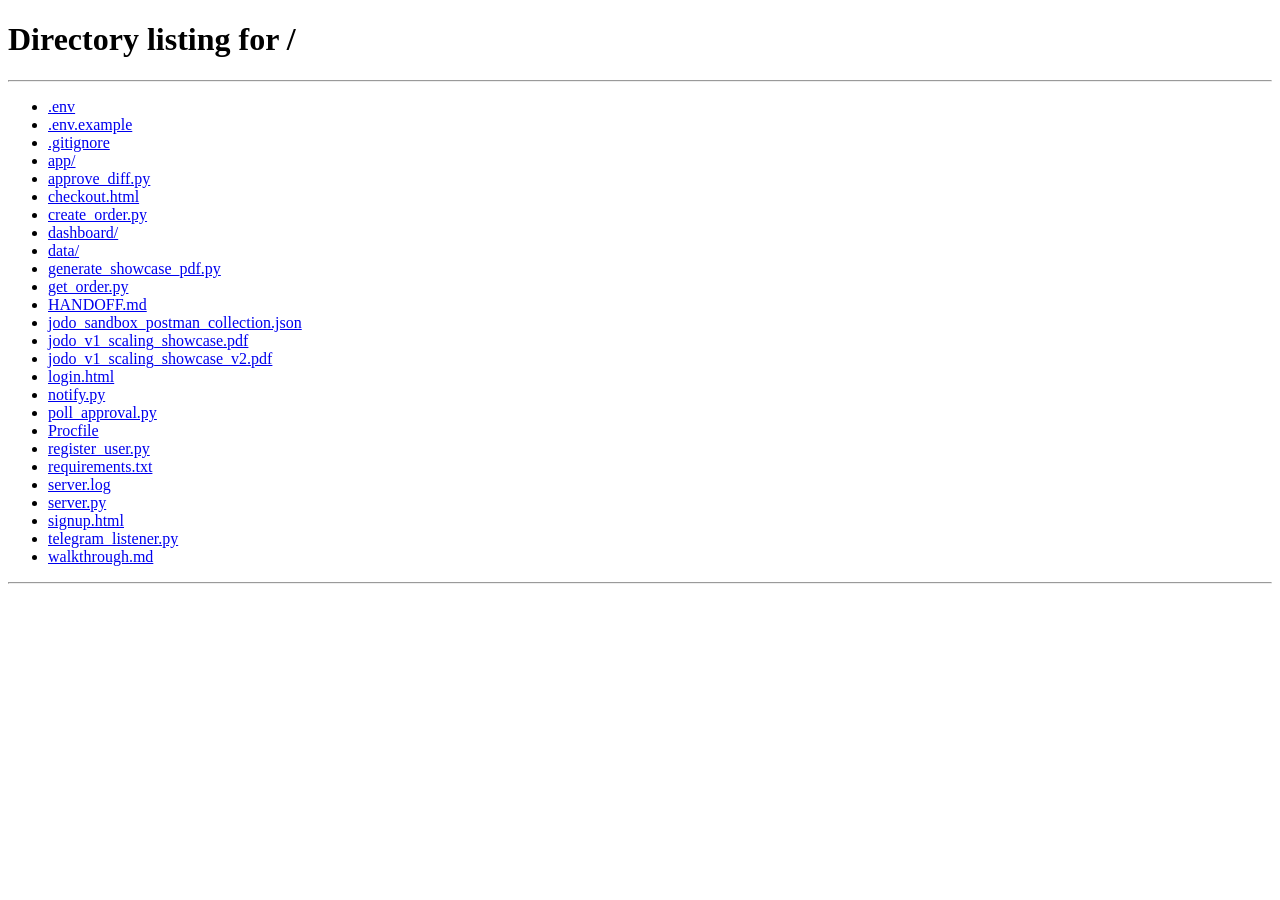
<file: dashboard/index.html>
<!DOCTYPE html>
<html lang="en">
<head>
    <meta charset="UTF-8">
    <meta name="viewport" content="width=device-width, initial-scale=1.0">
    <title>Jodo | Developer Dashboard</title>
    <link rel="stylesheet" href="/dashboard/index.css">
    <link rel="stylesheet" href="/dashboard/playground.css">
    <link rel="stylesheet" href="https://cdnjs.cloudflare.com/ajax/libs/font-awesome/6.4.0/css/all.min.css">
</head>
<body>
    <div class="app-container">
        <!-- Sidebar -->
        <aside class="sidebar">
            <div class="logo">
                <div class="logo-icon">
                    <i class="fas fa-bolt"></i>
                </div>
                <span>Jodo <span style="font-size: 0.6rem; background: var(--secondary); padding: 2px 6px; border-radius: 10px; vertical-align: middle; margin-left: 4px; font-weight: 800; letter-spacing: 0.5px;">BETA</span></span>
            </div>
            <nav>
                <ul class="nav-links">
                    <li><a href="#" class="nav-item active" data-tab="overview"><i class="fas fa-home"></i> Overview</a></li>
                    <li><a href="#" class="nav-item" data-tab="api-keys"><i class="fas fa-key"></i> API Keys <span style="font-size: 0.5rem; background: #3b82f6; padding: 1px 4px; border-radius: 4px; position: relative; top: -5px; font-weight: 800;">NEW</span></a></li>
                    <li><a href="#" class="nav-item" data-tab="playground"><i class="fas fa-vial"></i> API Playground</a></li>
                    <li><a href="#" class="nav-item" data-tab="transactions"><i class="fas fa-receipt"></i> Transactions</a></li>
                    <li><a href="#" class="nav-item" data-tab="webhooks"><i class="fas fa-link"></i> Webhooks & Logs</a></li>
                    <li><a href="#" class="nav-item" data-tab="docs"><i class="fas fa-book"></i> Documentation</a></li>
                </ul>
            </nav>
            <div style="margin-top: auto; padding-top: 2rem;">
                <hr style="border: 0; border-top: 1px solid rgba(255, 255, 255, 0.1); margin-bottom: 1.5rem;">
                <a href="#" class="nav-item" onclick="handleLogout()" style="color: #ef4444;"><i class="fas fa-sign-out-alt"></i> Sign Out</a>
            </div>
        </aside>

        <!-- Main Content -->
        <main class="main-content">
            <header class="animate">
                <div>
                    <h1 id="welcome-heading" style="font-size: 2rem; margin-bottom: 0.5rem;">Welcome back, Developer</h1>
                    <p style="color: var(--text-muted);">Manage your Jodo integrations and test your flows.</p>
                </div>
                <div class="env-badge" style="background: rgba(99, 102, 241, 0.1); color: #818cf8; padding: 6px 12px; border-radius: 20px; font-size: 0.75rem; font-weight: 700; border: 1px solid rgba(99, 102, 241, 0.2); display: flex; align-items: center; gap: 6px;">
                    <span style="width: 8px; height: 8px; background: #6366f1; border-radius: 50%; display: inline-block; box-shadow: 0 0 10px #6366f1;"></span>
                    SANDBOX MODE
                </div>
            </header>

            <!-- Overview Tab Content -->
            <div id="overview-tab" class="tab-content active">
                <!-- Stats Grid -->
                <div class="stats-grid animate" style="animation-delay: 0.1s;">
                    <div class="card">
                        <div class="stat-label">Total Requests (24h)</div>
                        <div class="stat-value" id="stat-total-requests">0</div>
                    </div>
                    <div class="card">
                        <div class="stat-label">Success Rate</div>
                        <div class="stat-value" id="stat-success-rate" style="color: #10b981;">100%</div>
                    </div>
                    <div class="card">
                        <div class="stat-label">Avg. Latency</div>
                        <div class="stat-value" id="stat-avg-latency" style="color: var(--secondary);">0ms</div>
                    </div>
                </div>

                <!-- API Key Section (Mini) -->
                <section class="card animate" style="animation-delay: 0.2s;">
                    <div style="display: flex; justify-content: space-between; align-items: center; margin-bottom: 1.5rem;">
                        <h2 style="font-size: 1.25rem;">API Credentials (Sandbox)</h2>
                        <button class="btn-primary" onclick="switchTab('api-keys')">View All Keys</button>
                    </div>
                    <div class="api-key-container">
                        <label style="font-size: 0.75rem; color: var(--text-muted); text-transform: uppercase;">API Key</label>
                        <div class="key-row">
                            <span class="key-value" id="mini-key-display">jodo_sb_••••••••••••</span>
                        </div>
                    </div>
                </section>

                <!-- Simulated Testing Instruments -->
                <section class="card animate" style="animation-delay: 0.3s; margin-top: 2rem;">
                    <div style="display: flex; justify-content: space-between; align-items: center; margin-bottom: 1.5rem;">
                        <h2 style="font-size: 1.25rem;">Simulated Testing Instruments</h2>
                        <span style="font-size: 0.7rem; color: #10b981; background: rgba(16, 185, 129, 0.1); padding: 4px 10px; border-radius: 12px; font-weight: 700;">LIVE SANDBOX</span>
                    </div>
                    <div style="display: grid; grid-template-columns: repeat(auto-fit, minmax(280px, 1fr)); gap: 20px;">
                        <!-- Card Simulation -->
                        <div style="background: rgba(255,255,255,0.03); padding: 1.5rem; border-radius: 12px; border: 1px solid rgba(255,255,255,0.05);">
                            <div style="color: var(--secondary); font-size: 0.75rem; text-transform: uppercase; margin-bottom: 1rem; font-weight: 700;">Credit Card (Visa/Master)</div>
                            <div style="font-family: monospace; font-size: 1.1rem; color: white; margin-bottom: 0.5rem; letter-spacing: 2px;">4242 4242 4242 4242</div>
                            <div style="font-family: monospace; font-size: 0.9rem; color: var(--text-muted);">Exp: 12/30 • CVV: 123</div>
                            <button class="copy-btn" onclick="copyText('4242424242424242', 'Card Number')" style="margin-top: 1rem; width: 100%; justify-content: center;">Copy Card</button>
                        </div>
                        
                        <!-- UPI Simulation -->
                        <div style="background: rgba(255,255,255,0.03); padding: 1.5rem; border-radius: 12px; border: 1px solid rgba(255,255,255,0.05);">
                            <div style="color: #8b5cf6; font-size: 0.75rem; text-transform: uppercase; margin-bottom: 1rem; font-weight: 700;">UPI (Google Pay/PhonePe)</div>
                            <div style="font-family: monospace; font-size: 1.1rem; color: white; margin-bottom: 0.5rem;">success@jodo</div>
                            <div style="font-size: 0.8rem; color: var(--text-muted);">Supports any @upi format</div>
                            <button class="copy-btn" onclick="copyText('success@jodo', 'UPI ID')" style="margin-top: 1rem; width: 100%; justify-content: center;">Copy UPI</button>
                        </div>
                        
                        <!-- Net Banking Simulation -->
                        <div style="background: rgba(255,255,255,0.03); padding: 1.5rem; border-radius: 12px; border: 1px solid rgba(255,255,255,0.05);">
                            <div style="color: #f59e0b; font-size: 0.75rem; text-transform: uppercase; margin-bottom: 1rem; font-weight: 700;">Net Banking</div>
                            <div style="font-family: monospace; font-size: 1rem; color: white; margin-bottom: 0.5rem;">User: jodo_tester</div>
                            <div style="font-family: monospace; font-size: 1rem; color: white;">Pass: password123</div>
                            <button class="copy-btn" onclick="copyText('jodo_tester', 'Username')" style="margin-top: 1rem; width: 100%; justify-content: center;">Copy User</button>
                        </div>
                    </div>
                </section>
            </div>

            <!-- API Keys Tab Content -->
            <div id="api-keys-tab" class="tab-content" style="display: none;">
                <section class="card">
                    <div style="display: flex; justify-content: space-between; align-items: center; margin-bottom: 1.5rem;">
                        <h2 style="font-size: 1.3rem;">Manage Keys</h2>
                        <button class="btn-primary" id="generate-keys-btn">Generate New Key</button>
                    </div>
                    <!-- Full API Key rows here -->
                    <div class="api-key-container">
                        <label style="font-size: 0.75rem; color: var(--text-muted); text-transform: uppercase;">API Base URL</label>
                        <div class="key-row">
                            <span class="key-value" id="sb-base-url-display">https://ext.devtest1.jodopay.com</span>
                            <button class="copy-btn" onclick="copyText('https://ext.devtest1.jodopay.com', 'Base URL')">Copy</button>
                        </div>

                        <label style="font-size: 0.75rem; color: var(--text-muted); text-transform: uppercase; margin-top: 1.5rem; display: block;">Authorization Header</label>
                        <div class="key-row">
                            <span class="key-value" id="sb-auth-header-display">Basic ••••••••••••••••••••••••••••••••</span>
                            <button class="copy-btn" onclick="copyToClipboard('sb-auth-header-display', 'Auth Header')">Copy</button>
                        </div>

                        <label style="font-size: 0.75rem; color: var(--text-muted); text-transform: uppercase; margin-top: 1.5rem; display: block;">API Key</label>
                        <div class="key-row">
                            <span class="key-value" id="sb-key-display">jodo_sb_••••••••••••</span>
                            <button class="copy-btn" onclick="copyToClipboard('sb-key-display', 'API Key')">Copy</button>
                        </div>

                        <label style="font-size: 0.75rem; color: var(--text-muted); text-transform: uppercase; margin-top: 1.5rem; display: block;">API Secret</label>
                        <div class="key-row">
                            <span class="key-value" id="sb-secret-display">••••••••••••••••••••••••••••••••</span>
                            <button class="copy-btn" id="reveal-secret-btn">Reveal</button>
                        </div>
                    </div>
                </section>
            </div>

            <!-- Playground Tab Content -->
            <div id="playground-tab" class="tab-content" style="display: none;">
                <h2 style="font-size: 1.5rem; margin-bottom: 1rem;">API Playground</h2>
                <div class="playground-container">
                    <div class="api-list" id="api-list">
                        <!-- Populated by playground.js -->
                    </div>
                    <div class="api-details">
                        <div class="editor-pane">
                            <div class="pane-header">
                                <span id="endpoint-display" style="color: var(--secondary);">/api/v1/...</span>
                                <div style="display: flex; gap: 0.75rem;">
                                    <button id="copy-curl-btn" class="btn-primary" style="background: rgba(255,255,255,0.1); color: white; border: 1px solid var(--border); box-shadow: none; padding: 0.5rem 1rem;">Copy Curl</button>
                                    <button id="run-btn" class="btn-primary" style="padding: 0.5rem 1rem;">Send Request</button>
                                </div>
                            </div>
                            <textarea id="json-editor" class="json-editor" placeholder="{ ... }"></textarea>
                        </div>
                        <div class="response-pane">
                            <div class="pane-header">Response</div>
                            <pre id="response-body" class="json-response">// Response will appear here</pre>
                        </div>
                    </div>
                </div>
            </div>

            <!-- Transactions Tab Content -->
            <div id="transactions-tab" class="tab-content" style="display: none;">
                <section class="card animate">
                    <div style="display: flex; justify-content: space-between; align-items: center; margin-bottom: 2rem;">
                        <h2 style="font-size: 1.5rem;">Transaction History</h2>
                        <div class="filters">
                            <button class="btn-secondary" style="font-size: 0.8rem; padding: 4px 12px; border: 1px solid var(--border); border-radius: 4px;">Filter</button>
                            <button class="btn-secondary" onclick="loadTransactions()" style="font-size: 0.8rem; padding: 4px 12px; border: 1px solid var(--border); border-radius: 4px; margin-left: 8px;">Refresh</button>
                        </div>
                    </div>
                    <div class="table-container">
                        <table style="width: 100%; border-collapse: collapse; text-align: left;">
                            <thead style="background: rgba(255,255,255,0.05);">
                                <tr>
                                    <th style="padding: 12px; font-size: 0.75rem; color: var(--text-muted); text-transform: uppercase;">Order ID</th>
                                    <th style="padding: 12px; font-size: 0.75rem; color: var(--text-muted); text-transform: uppercase;">Amount</th>
                                    <th style="padding: 12px; font-size: 0.75rem; color: var(--text-muted); text-transform: uppercase;">Status</th>
                                    <th style="padding: 12px; font-size: 0.75rem; color: var(--text-muted); text-transform: uppercase;">Gateway</th>
                                    <th style="padding: 12px; font-size: 0.75rem; color: var(--text-muted); text-transform: uppercase;">Date</th>
                                </tr>
                            </thead>
                            <tbody id="transaction-list">
                                <!-- Populated by JS -->
                            </tbody>
                        </table>
                    </div>
                </section>
            </div>

            <!-- Webhooks Tab Content -->
            <div id="webhooks-tab" class="tab-content" style="display: none;">
                <div class="grid-2" style="display: grid; grid-template-columns: 1fr 1fr; gap: 24px;">
                    <section class="card">
                        <h2 style="font-size: 1.25rem; margin-bottom: 1.5rem;">Webhook Endpoints</h2>
                        <div style="display: flex; gap: 10px; margin-bottom: 20px;">
                        <input type="text" id="webhook-url-input" placeholder="https://your-api.com/webhook" style="flex: 1; padding: 12px; border-radius: 8px; background: rgba(255,255,255,0.05); border: 1px solid rgba(255,255,255,0.1); color: white;">
                        <button class="btn-primary" onclick="addWebhook()">Add Webhook</button>
                    </div>
                    <!-- Webhook Events -->
                    <div style="margin-bottom: 20px; display: flex; gap: 15px; font-size: 0.8rem; color: var(--text-muted);">
                        <span>Events:</span>
                        <label style="display: flex; align-items: center; gap: 5px; cursor: pointer; color: white;">
                            <input type="checkbox" name="webhook-event" value="order.payment.debited" checked> Debited
                        </label>
                        <label style="display: flex; align-items: center; gap: 5px; cursor: pointer; color: white;">
                            <input type="checkbox" name="webhook-event" value="order.payment.settled" checked> Settled
                        </label>
                        <label style="display: flex; align-items: center; gap: 5px; cursor: pointer; color: white;">
                            <input type="checkbox" name="webhook-event" value="order.payment.failed" checked> Failed
                        </label>
                    </div>
                        <div id="endpoint-list" class="endpoint-list">
                            <!-- Populated by JS -->
                        </div>
                    </section>

                    <section class="card">
                        <div style="display: flex; justify-content: space-between; align-items: center; margin-bottom: 1.5rem;">
                            <h2 style="font-size: 1.25rem;">Delivery Logs</h2>
                            <button class="btn-secondary" onclick="loadWebhookLogs()" style="padding: 4px 12px; font-size: 0.7rem;">Refresh</button>
                        </div>
                        <div id="webhook-logs" class="logs-container">
                            <!-- Populated by JS -->
                        </div>
                    </section>
                </div>
            </div>

            <!-- Log Viewer Modal -->
            <div id="log-viewer" class="modal" style="display: none; position: fixed; top: 0; left: 0; width: 100%; height: 100%; background: rgba(0,0,0,0.8); backdrop-filter: blur(10px); z-index: 100; align-items: center; justify-content: center;">
                <div class="card" style="width: 90%; max-width: 800px; max-height: 80vh; overflow-y: auto;">
                    <div style="display: flex; justify-content: space-between; align-items: center; margin-bottom: 24px;">
                        <h3 id="modal-title">Log Details</h3>
                        <button onclick="document.getElementById('log-viewer').style.display='none'" style="background: none; border: none; color: white; cursor: pointer; font-size: 1.5rem;">&times;</button>
                    </div>
                    <pre id="modal-content" style="background: rgba(0,0,0,0.3); padding: 1.5rem; border-radius: 12px; font-family: monospace; font-size: 0.85rem; overflow-x: auto;"></pre>
                </div>
            </div>

            <!-- Documentation Tab -->
            <div id="docs-tab" class="tab-content" style="display: none;">
                <div class="docs-container animate">
                    <nav class="docs-sidebar">
                        <div style="font-size: 0.7rem; color: var(--text-muted); text-transform: uppercase; margin-bottom: 1rem; letter-spacing: 1px;">Contents</div>
                        <a href="#events" class="docs-sidebar-link active">Webhook Events</a>
                        <a href="#reliability" class="docs-sidebar-link">Reliability & Retries</a>
                        <a href="#idempotency" class="docs-sidebar-link">Idempotency</a>
                        <a href="#security" class="docs-sidebar-link">Security & Signatures</a>
                        <a href="#failures" class="docs-sidebar-link">Handling Failures</a>
                    </nav>

                    <div class="docs-content">
                        <!-- Events Section -->
                        <section id="events" class="docs-section">
                            <h2>Order-based Integration</h2>
                            <p>Jodo sends real-time notifications for Pay Order events. This is the primary integration method for current sandbox testing.</p>
                            
                            <h3>Available Events</h3>
                            <div class="code-snippet">
                                <div class="code-label">Example JSON</div>
                                <pre>"event": "order.payment.debited"
"data": {
    "id": "pay_8607c3cb94ae",
    "order_id": "order_fd8ebc8f1e27",
    "amount": 1500,
    "status": "paid"
}</pre>
                            </div>
                            <ul class="docs-list">
                                <li><i class="fas fa-check-circle"></i> <span class="event-tag">order.payment.debited</span> - Triggered when a Pay order payment is made.</li>
                                <li><i class="fas fa-check-circle"></i> <span class="event-tag">order.payment.settled</span> - Triggered when a Pay order payment is settled to the bank account.</li>
                            </ul>
                        </section>

                        <!-- Reliability Section -->
                        <section id="reliability" class="docs-section">
                            <h2>Reliability & Retries</h2>
                            <p>To ensure events are delivered successfully, Jodo implements a robust retry policy. We consider delivery successful only when your system returns an <strong>HTTP 200 OK</strong>.</p>
                            <div class="info-alert">
                                <i class="fas fa-info-circle"></i>
                                <div>
                                    <strong>Retry Policy:</strong> Jodo retries up to 5 times over a period of 3 days. Retries happen at 6-hour and 24-hour intervals.
                                </div>
                            </div>
                        </section>

                        <!-- Idempotency Section -->
                        <section id="idempotency" class="docs-section">
                            <h2>Ensure Idempotency</h2>
                            <p>Due to the retry logic, your system might receive the same event multiple times. You should ensure that your application handles this gracefully without duplicate processing.</p>
                            <div class="info-alert">
                                <i class="fas fa-lightbulb"></i>
                                <div>
                                    <strong>Best Practice:</strong> Always check the Order ID or Payment ID before updating your database. Return 200 OK even if the event was already processed.
                                </div>
                            </div>
                        </section>

                        <!-- Security Section -->
                        <section id="security" class="docs-section">
                            <h2>Security & Signatures</h2>
                            <p>We provide multiple options to verify that requests are coming from Jodo:</p>
                            
                            <h3>1. IP Whitelisting</h3>
                            <p>Configure your firewall to allow traffic from the following IP addresses:</p>
                            <div style="display: grid; grid-template-columns: 1fr 1fr; gap: 20px;">
                                <div class="card" style="padding: 1rem;">
                                    <div style="font-size: 0.7rem; color: var(--secondary); text-transform: uppercase;">UAT Environments</div>
                                    <pre style="font-size: 0.8rem; margin-top: 8px;">3.108.86.33
13.127.40.177
65.0.77.215</pre>
                                </div>
                                <div class="card" style="padding: 1rem;">
                                    <div style="font-size: 0.7rem; color: #10b981; text-transform: uppercase;">Production</div>
                                    <pre style="font-size: 0.8rem; margin-top: 8px;">3.6.234.242
3.111.80.40
13.232.24.175</pre>
                                </div>
                            </div>

                            <h3>2. Signature Verification</h3>
                            <p>Use the <span class="event-tag">X-Jodo-Signature</span> header to verify the payload using your Webhook Secret and HMAC-SHA256.</p>
                        </section>

                        <!-- Failures Section -->
                        <section id="failures" class="docs-section">
                            <h2>Handling Failures</h2>
                            <p>If a webhook fails continuously (100 times in Production, 10 times in UAT), the subscription is automatically disabled to prevent system overload. You will receive an email notification for such events.</p>
                        </section>
                    </div>
                </div>
            </div>
        </main>
    </div>

    <script src="/dashboard/dashboard.js"></script>
    <script src="/dashboard/playground.js"></script>
</body>
</html>
</file>
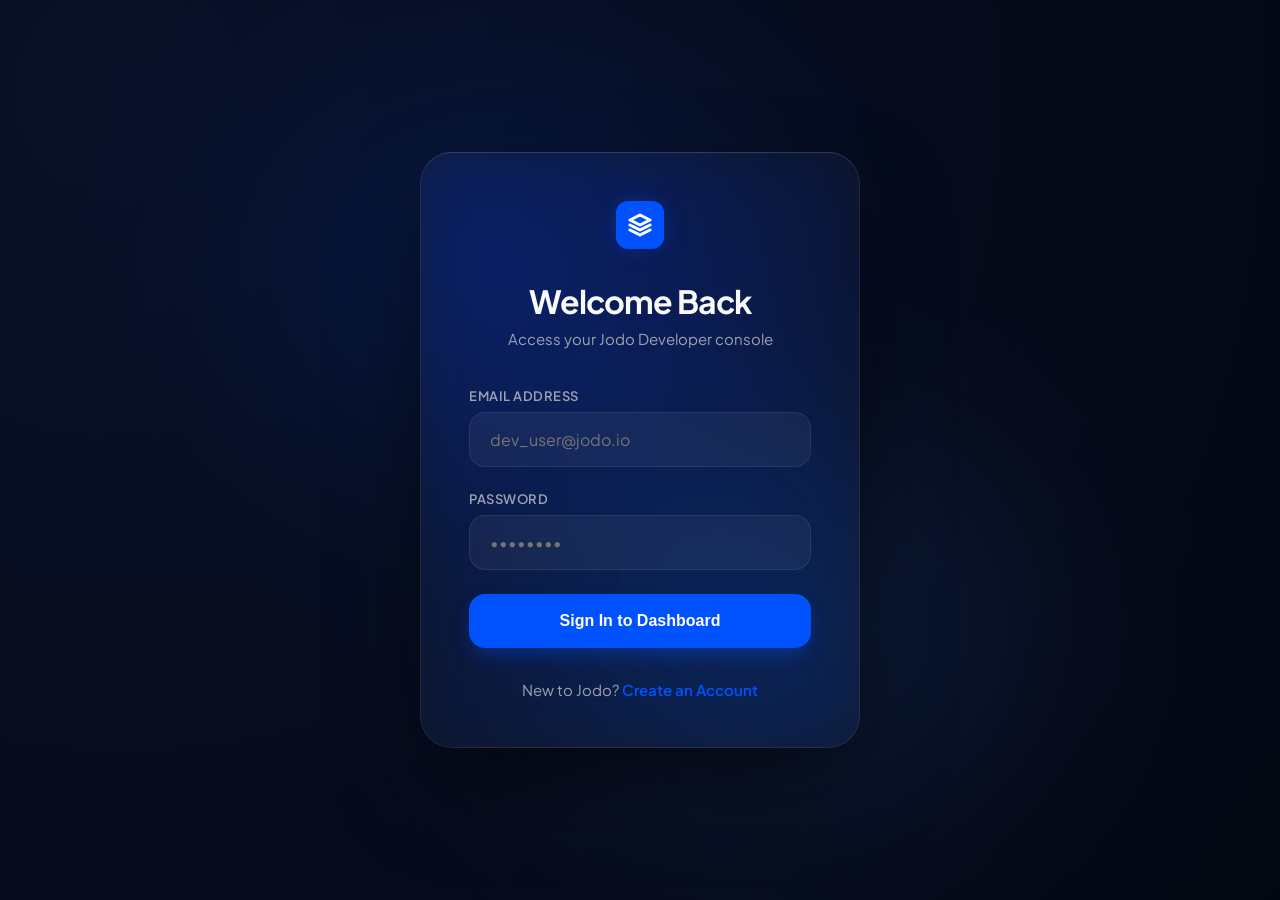
<file: login.html>
<!DOCTYPE html>
<html lang="en">
<head>
    <meta charset="UTF-8">
    <meta name="viewport" content="width=device-width, initial-scale=1.0">
    <title>Login | Jodo Developer Portal</title>
    <link href="https://fonts.googleapis.com/css2?family=Inter:wght@400;500;600;700&display=swap" rel="stylesheet">
    <link rel="stylesheet" href="/dashboard/portal.css">
</head>
<body>
    <div class="aurora"></div>
    
    <div class="auth-container">
        <div class="auth-header">
            <div class="logo">
                <div class="logo-box">
                    <svg width="24" height="24" viewBox="0 0 24 24" fill="none" stroke="white" stroke-width="3" stroke-linecap="round" stroke-linejoin="round">
                        <path d="M12 2L2 7l10 5 10-5-10-5zM2 17l10 5 10-5M2 12l10 5 10-5"/>
                    </svg>
                </div>
            </div>
            <h1>Welcome Back</h1>
            <p>Access your Jodo Developer console</p>
        </div>
        
        <form id="loginForm">
            <div class="form-group">
                <label>Email address</label>
                <input type="email" id="email" placeholder="dev_user@jodo.io" required autocomplete="email">
            </div>
            <div class="form-group">
                <label>Password</label>
                <input type="password" id="password" placeholder="••••••••" required autocomplete="current-password">
            </div>
            
            <button type="submit" class="auth-button">Sign In to Dashboard</button>
        </form>
        
        <div class="auth-footer">
            New to Jodo? <a href="/signup">Create an Account</a>
        </div>
    </div>

    <script>
        document.getElementById('loginForm').addEventListener('submit', async (e) => {
            e.preventDefault();
            const btn = e.target.querySelector('button');
            const originalText = btn.textContent;
            btn.textContent = 'Verifying Credentials...';
            btn.style.opacity = '0.7';
            btn.disabled = true;
            
            const email = document.getElementById('email').value;
            const password = document.getElementById('password').value;
            
            try {
                const response = await fetch('/login', {
                    method: 'POST',
                    headers: { 'Content-Type': 'application/json' },
                    body: JSON.stringify({ email, password })
                });
                
                const data = await response.json();
                if (data.status === 'success') {
                    localStorage.setItem('jodo_user', JSON.stringify(data.user));
                    window.location.href = '/console-home';
                } else {
                    alert(data.message);
                    btn.textContent = originalText;
                    btn.style.opacity = '1';
                    btn.disabled = false;
                }
            } catch (err) {
                alert('Connection failed to Jodo services');
                btn.textContent = originalText;
                btn.style.opacity = '1';
                btn.disabled = false;
            }
        });
    </script>
</body>
</html>
</file>
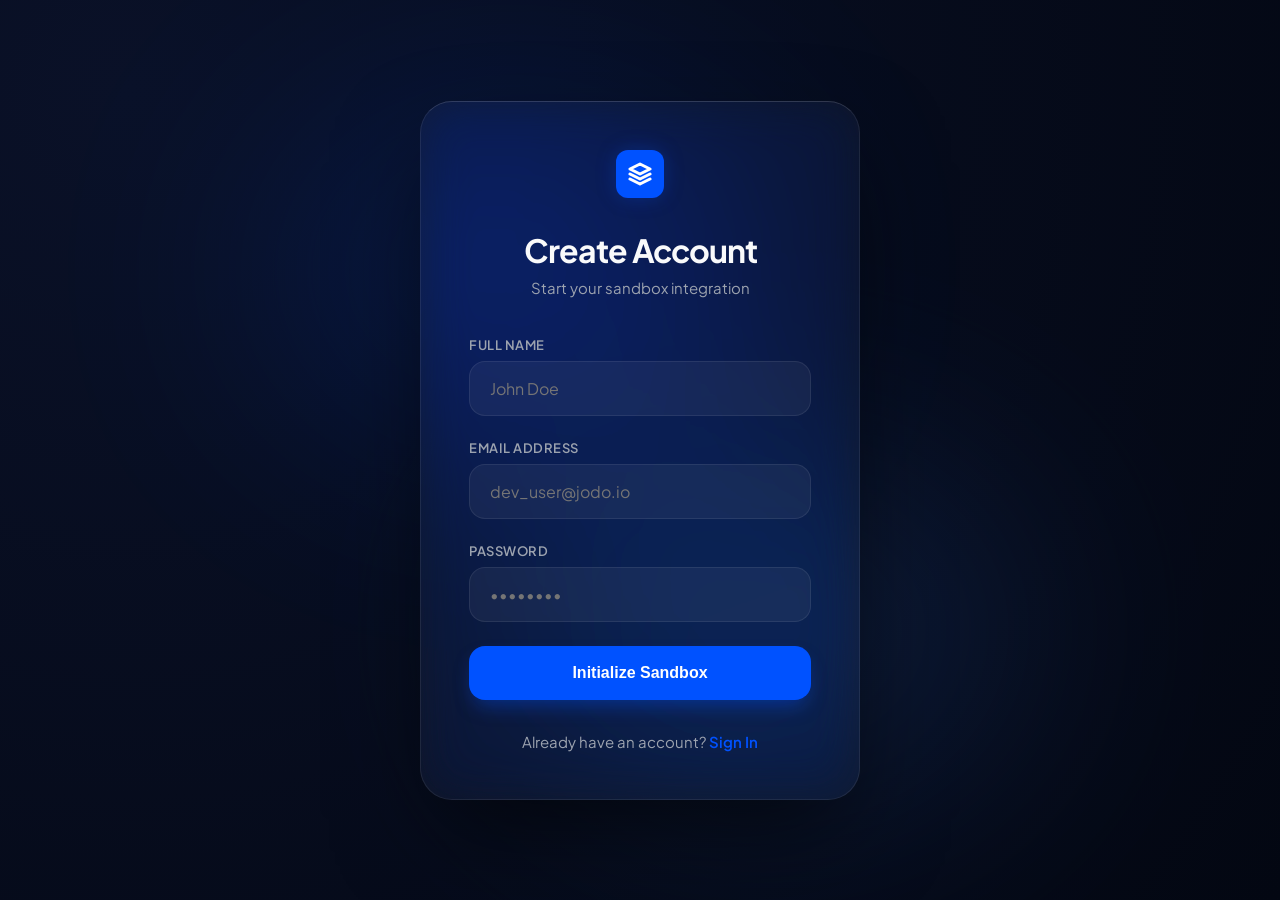
<file: signup.html>
<!DOCTYPE html>
<html lang="en">
<head>
    <meta charset="UTF-8">
    <meta name="viewport" content="width=device-width, initial-scale=1.0">
    <title>Register | Jodo Developer Portal</title>
    <link href="https://fonts.googleapis.com/css2?family=Inter:wght@400;500;600;700&display=swap" rel="stylesheet">
    <link rel="stylesheet" href="/dashboard/portal.css">
</head>
<body>
    <div class="aurora"></div>
    
    <div class="auth-container">
        <div class="auth-header">
            <div class="logo">
                <div class="logo-box">
                    <svg width="24" height="24" viewBox="0 0 24 24" fill="none" stroke="white" stroke-width="3" stroke-linecap="round" stroke-linejoin="round">
                        <path d="M12 2L2 7l10 5 10-5-10-5zM2 17l10 5 10-5M2 12l10 5 10-5"/>
                    </svg>
                </div>
            </div>
            <h1>Create Account</h1>
            <p>Start your sandbox integration</p>
        </div>
        
        <form id="signupForm">
            <div class="form-group">
                <label>Full Name</label>
                <input type="text" id="name" placeholder="John Doe" required autocomplete="name">
            </div>
            <div class="form-group">
                <label>Email address</label>
                <input type="email" id="email" placeholder="dev_user@jodo.io" required autocomplete="email">
            </div>
            <div class="form-group">
                <label>Password</label>
                <input type="password" id="password" placeholder="••••••••" required autocomplete="new-password">
            </div>
            
            <button type="submit" class="auth-button">Initialize Sandbox</button>
        </form>
        
        <div class="auth-footer">
            Already have an account? <a href="/">Sign In</a>
        </div>
    </div>

    <script>
        document.getElementById('signupForm').addEventListener('submit', async (e) => {
            e.preventDefault();
            const btn = e.target.querySelector('button');
            const originalText = btn.textContent;
            btn.textContent = 'Allocating Resources...';
            btn.style.opacity = '0.7';
            btn.disabled = true;
            
            const name = document.getElementById('name').value;
            const email = document.getElementById('email').value;
            const password = document.getElementById('password').value;
            
            try {
                const response = await fetch('/signup', {
                    method: 'POST',
                    headers: { 'Content-Type': 'application/json' },
                    body: JSON.stringify({ name, email, password })
                });
                
                const data = await response.json();
                if (data.status === 'success') {
                    alert('Success! Your sandbox is ready. Please log in.');
                    window.location.href = '/';
                } else {
                    alert(data.message);
                    btn.textContent = originalText;
                    btn.style.opacity = '1';
                    btn.disabled = false;
                }
            } catch (err) {
                alert('Account initialization failed');
                btn.textContent = originalText;
                btn.style.opacity = '1';
                btn.disabled = false;
            }
        });
    </script>
</body>
</html>
</file>
<file: dashboard/index.css>
@import url('https://fonts.googleapis.com/css2?family=Inter:wght@300;400;500;600;700&display=swap');

:root {
    --bg-main: #0f172a;
    --bg-card: rgba(30, 41, 59, 0.7);
    --primary: #3b82f6;
    --primary-glow: rgba(59, 130, 246, 0.5);
    --secondary: #06b6d4;
    --accent: #8b5cf6;
    --text-main: #f8fafc;
    --text-muted: #94a3b8;
    --border: rgba(255, 255, 255, 0.1);
    --glass-bg: rgba(255, 255, 255, 0.05);
    --glass-blur: blur(12px);
    --transition: all 0.3s cubic-bezier(0.4, 0, 0.2, 1);
}

* {
    margin: 0;
    padding: 0;
    box-sizing: border-box;
    font-family: 'Inter', sans-serif;
}

body {
    background-color: var(--bg-main);
    color: var(--text-main);
    overflow-x: hidden;
    min-height: 100vh;
}

/* Background Gradients */
body::before {
    content: '';
    position: fixed;
    top: -10%;
    right: -10%;
    width: 60%;
    height: 60%;
    background: radial-gradient(circle, rgba(59, 130, 246, 0.15) 0%, transparent 70%);
    z-index: -1;
    pointer-events: none;
}

body::after {
    content: '';
    position: fixed;
    bottom: -10%;
    left: -10%;
    width: 50%;
    height: 50%;
    background: radial-gradient(circle, rgba(139, 92, 246, 0.1) 0%, transparent 70%);
    z-index: -1;
    pointer-events: none;
}

.app-container {
    display: flex;
    min-height: 100vh;
}

/* Sidebar */
.sidebar {
    width: 260px;
    background: var(--glass-bg);
    backdrop-filter: var(--glass-blur);
    border-right: 1px solid var(--border);
    padding: 2rem 1.5rem;
    display: flex;
    flex-direction: column;
    position: sticky;
    top: 0;
    height: 100vh;
}

.logo {
    display: flex;
    align-items: center;
    gap: 0.75rem;
    font-size: 1.5rem;
    font-weight: 700;
    color: var(--text-main);
    margin-bottom: 3rem;
}

.logo-icon {
    width: 32px;
    height: 32px;
    background: linear-gradient(135deg, var(--primary), var(--secondary));
    border-radius: 8px;
    display: flex;
    align-items: center;
    justify-content: center;
    box-shadow: 0 4px 12px var(--primary-glow);
}

.nav-links {
    list-style: none;
    display: flex;
    flex-direction: column;
    gap: 0.5rem;
}

.nav-item {
    padding: 0.75rem 1rem;
    border-radius: 10px;
    color: var(--text-muted);
    text-decoration: none;
    font-weight: 500;
    transition: var(--transition);
    display: flex;
    align-items: center;
    gap: 0.75rem;
}

.nav-item:hover {
    background: var(--glass-bg);
    color: var(--text-main);
}

.nav-item.active {
    background: rgba(59, 130, 246, 0.15);
    color: var(--primary);
    border: 1px solid rgba(59, 130, 246, 0.2);
}

/* Main Content */
.main-content {
    flex: 1;
    padding: 2.5rem;
    max-width: 1200px;
    margin: 0 auto;
    width: 100%;
}

header {
    display: flex;
    justify-content: space-between;
    align-items: center;
    margin-bottom: 3rem;
}

.env-toggle {
    background: var(--bg-card);
    padding: 0.4rem;
    border-radius: 100px;
    border: 1px solid var(--border);
    display: flex;
    gap: 0.5rem;
}

.toggle-btn {
    padding: 0.5rem 1.5rem;
    border-radius: 100px;
    border: none;
    cursor: pointer;
    font-size: 0.875rem;
    font-weight: 600;
    transition: var(--transition);
    background: transparent;
    color: var(--text-muted);
}

.toggle-btn.active.sandbox {
    background: #f59e0b;
    color: white;
    box-shadow: 0 4px 12px rgba(245, 158, 11, 0.3);
}

.toggle-btn.active.live {
    background: #10b981;
    color: white;
    box-shadow: 0 4px 12px rgba(16, 185, 129, 0.3);
}

/* Cards */
.stats-grid {
    display: grid;
    grid-template-columns: repeat(auto-fit, minmax(240px, 1fr));
    gap: 1.5rem;
    margin-bottom: 2.5rem;
}

.card {
    background: var(--bg-card);
    backdrop-filter: var(--glass-blur);
    border: 1px solid var(--border);
    border-radius: 16px;
    padding: 1.5rem;
    transition: var(--transition);
}

.card:hover {
    transform: translateY(-4px);
    border-color: rgba(59, 130, 246, 0.3);
    box-shadow: 0 10px 30px rgba(0, 0, 0, 0.2);
}

.stat-label {
    color: var(--text-muted);
    font-size: 0.875rem;
    margin-bottom: 0.5rem;
}

.stat-value {
    font-size: 1.5rem;
    font-weight: 700;
}

/* API Key Section */
.api-key-container {
    margin-top: 2rem;
}

.key-row {
    background: rgba(15, 23, 42, 0.5);
    padding: 1rem 1.25rem;
    border-radius: 12px;
    border: 1px solid var(--border);
    display: flex;
    justify-content: space-between;
    align-items: center;
    margin-bottom: 1rem;
}

.key-value {
    font-family: 'Courier New', monospace;
    color: var(--secondary);
    letter-spacing: 1px;
}

.copy-btn {
    background: transparent;
    border: 1px solid var(--border);
    color: var(--text-main);
    padding: 0.4rem 0.8rem;
    border-radius: 6px;
    cursor: pointer;
    font-size: 0.75rem;
    transition: var(--transition);
}

.copy-btn:hover {
    background: var(--glass-bg);
    border-color: var(--primary);
}

/* Interactive Elements */
.btn-primary {
    background: linear-gradient(135deg, var(--primary), var(--secondary));
    color: white;
    border: none;
    padding: 0.8rem 2rem;
    border-radius: 10px;
    font-weight: 600;
    cursor: pointer;
    transition: var(--transition);
    box-shadow: 0 4px 15px var(--primary-glow);
}

.btn-primary:hover {
    transform: scale(1.02);
    box-shadow: 0 6px 20px var(--primary-glow);
}

/* Animation */
@keyframes fadeIn {
    from { opacity: 0; transform: translateY(10px); }
    to { opacity: 1; transform: translateY(0); }
}

.animate {
    animation: fadeIn 0.5s ease forwards;
}

/* PG Selector Styles */
.pg-selector {
    display: flex;
    align-items: center;
    gap: 0.5rem;
    background: rgba(255, 255, 255, 0.03);
    padding: 4px 10px;
    border-radius: 8px;
    border: 1px solid var(--border);
    margin-right: 1rem;
}

.pg-selector label {
    font-size: 0.7rem;
    text-transform: uppercase;
    letter-spacing: 0.5px;
    color: var(--text-muted);
}

.pg-selector select {
    cursor: pointer;
    transition: var(--transition);
}

.pg-selector select:hover {
    border-color: var(--primary);
}

/* Documentation Tab Styles */
.docs-container {
    display: flex;
    gap: 2.5rem;
    align-items: flex-start;
}

.docs-sidebar {
    width: 240px;
    position: sticky;
    top: 2rem;
    background: var(--glass-bg);
    border: 1px solid var(--border);
    border-radius: 12px;
    padding: 1.5rem;
    display: flex;
    flex-direction: column;
    gap: 0.5rem;
}

.docs-sidebar-link {
    color: var(--text-muted);
    text-decoration: none;
    font-size: 0.875rem;
    padding: 0.5rem 0.75rem;
    border-radius: 6px;
    transition: var(--transition);
}

.docs-sidebar-link:hover {
    color: var(--text-main);
    background: rgba(255, 255, 255, 0.05);
}

.docs-sidebar-link.active {
    color: var(--secondary);
    background: rgba(6, 182, 212, 0.1);
}

.docs-content {
    flex: 1;
    max-width: 800px;
}

.docs-section {
    margin-bottom: 4rem;
    scroll-margin-top: 2rem;
}

.docs-section h2 {
    font-size: 1.75rem;
    margin-bottom: 1.5rem;
    background: linear-gradient(135deg, var(--text-main), var(--text-muted));
    -webkit-background-clip: text;
    -webkit-text-fill-color: transparent;
}

.docs-section h3 {
    font-size: 1.2rem;
    margin: 2rem 0 1rem;
    color: var(--secondary);
}

.docs-section p {
    color: var(--text-muted);
    line-height: 1.6;
    margin-bottom: 1.5rem;
}

.code-snippet {
    background: #0a0f1d;
    border: 1px solid var(--border);
    border-radius: 12px;
    padding: 1.5rem;
    margin: 1.5rem 0;
    font-family: 'Courier New', monospace;
    font-size: 0.85rem;
    line-height: 1.5;
    overflow-x: auto;
    position: relative;
}

.code-label {
    position: absolute;
    top: 0;
    right: 1.5rem;
    background: var(--glass-bg);
    padding: 4px 10px;
    border-radius: 0 0 6px 6px;
    font-size: 0.65rem;
    color: var(--text-muted);
    text-transform: uppercase;
    letter-spacing: 1px;
}

.info-alert {
    background: rgba(59, 130, 246, 0.1);
    border-left: 4px solid var(--primary);
    padding: 1.25rem 1.5rem;
    border-radius: 0 12px 12px 0;
    margin: 2rem 0;
    display: flex;
    gap: 1rem;
    align-items: flex-start;
}

.info-alert i {
    color: var(--primary);
    margin-top: 3px;
}

.docs-list {
    list-style: none;
    display: flex;
    flex-direction: column;
    gap: 0.75rem;
    margin: 1.5rem 0;
}

.docs-list li {
    display: flex;
    gap: 0.75rem;
    color: var(--text-muted);
    font-size: 0.9rem;
}

.docs-list li i {
    color: var(--secondary);
    margin-top: 4px;
}

.event-tag {
    font-family: monospace;
    color: var(--secondary);
    background: rgba(6, 182, 212, 0.1);
    padding: 2px 6px;
    border-radius: 4px;
}
</file>
<file: dashboard/playground.css>
/* Playground Styles */
.playground-container {
    display: grid;
    grid-template-columns: 300px 1fr;
    gap: 1.5rem;
    margin-top: 2rem;
    height: 600px;
}

.api-list {
    background: var(--bg-card);
    border: 1px solid var(--border);
    border-radius: 12px;
    padding: 1rem;
    overflow-y: auto;
}

.api-group-title {
    font-size: 0.75rem;
    text-transform: uppercase;
    color: var(--text-muted);
    margin: 1rem 0 0.5rem;
    letter-spacing: 0.5px;
}

.api-item {
    padding: 0.6rem 0.8rem;
    border-radius: 8px;
    cursor: pointer;
    font-size: 0.875rem;
    transition: var(--transition);
    display: flex;
    align-items: center;
    gap: 0.5rem;
}

.api-item:hover {
    background: var(--glass-bg);
}

.api-item.active {
    background: rgba(59, 130, 246, 0.1);
    color: var(--primary);
}

.method-tag {
    font-size: 0.65rem;
    font-weight: 700;
    padding: 2px 6px;
    border-radius: 4px;
    text-transform: uppercase;
}

.method-post { background: rgba(16, 185, 129, 0.2); color: #10b981; }
.method-get { background: rgba(59, 130, 246, 0.2); color: #3b82f6; }
.method-patch { background: rgba(245, 158, 11, 0.2); color: #f59e0b; }
.method-delete { background: rgba(239, 68, 68, 0.2); color: #ef4444; }

.api-details {
    display: flex;
    flex-direction: column;
    gap: 1.5rem;
}

.editor-pane {
    background: #0a0f1e;
    border: 1px solid var(--border);
    border-radius: 12px;
    padding: 1rem;
    flex: 1;
    display: flex;
    flex-direction: column;
}

.pane-header {
    display: flex;
    justify-content: space-between;
    align-items: center;
    margin-bottom: 1rem;
    font-size: 0.875rem;
    font-weight: 600;
}

textarea.json-editor {
    flex: 1;
    background: transparent;
    border: none;
    color: #e2e8f0;
    font-family: 'Courier New', monospace;
    font-size: 0.875rem;
    resize: none;
    line-height: 1.5;
}

textarea.json-editor:focus {
    outline: none;
}

.response-pane {
    background: #0a0f1e;
    border: 1px solid var(--border);
    border-radius: 12px;
    padding: 1rem;
    height: 200px;
    overflow-y: auto;
}

pre.json-response {
    color: #10b981;
    font-family: 'Courier New', monospace;
    font-size: 0.875rem;
}
</file>
<file: dashboard/portal.css>
@import url('https://fonts.googleapis.com/css2?family=Plus+Jakarta+Sans:wght@400;500;600;700&display=swap');

:root {
    --primary-bg: #030712;
    --card-bg: rgba(255, 255, 255, 0.04);
    --border-color: rgba(255, 255, 255, 0.08);
    --jodo-blue: #0052FF;
    --jodo-glow: rgba(0, 82, 255, 0.25);
    --text-main: #F9FAFB;
    --text-muted: #9CA3AF;
    --glass-grad: linear-gradient(135deg, rgba(255,255,255,0.08) 0%, rgba(255,255,255,0.01) 100%);
}

* {
    margin: 0;
    padding: 0;
    box-sizing: border-box;
}

body {
    font-family: 'Plus Jakarta Sans', sans-serif;
    background-color: var(--primary-bg);
    color: var(--text-main);
    display: flex;
    justify-content: center;
    align-items: center;
    min-height: 100vh;
    overflow: hidden;
    position: relative;
}

/* Moving Aurora Background */
.aurora {
    position: fixed;
    top: 0;
    left: 0;
    width: 100%;
    height: 100%;
    z-index: 1;
    overflow: hidden;
    background: radial-gradient(circle at 10% 10%, #0a1128 0%, #030712 100%);
}

.aurora::before,
.aurora::after {
    content: '';
    position: absolute;
    width: 40%;
    height: 40%;
    border-radius: 50%;
    filter: blur(120px);
    opacity: 0.15;
    animation: move 20s infinite alternate;
}

.aurora::before {
    top: 10%;
    left: 20%;
    background: #0052FF;
}

.aurora::after {
    bottom: 10%;
    right: 20%;
    background: #3B82F6;
    animation-delay: -10s;
}

@keyframes move {
    0% { transform: translate(0, 0) scale(1); }
    100% { transform: translate(50%, 50%) scale(1.5); }
}

/* Glass Card */
.auth-container {
    width: 440px;
    padding: 48px;
    background: var(--card-bg);
    backdrop-filter: blur(24px) saturate(180%);
    -webkit-backdrop-filter: blur(24px) saturate(180%);
    border: 1px solid var(--border-color);
    border-top: 1px solid rgba(255,255,255,0.15);
    border-radius: 32px;
    box-shadow: 0 40px 100px -20px rgba(0, 0, 0, 0.7);
    position: relative;
    z-index: 10;
}

.auth-header {
    text-align: center;
    margin-bottom: 40px;
}

.auth-header .logo {
    display: flex;
    justify-content: center;
    align-items: center;
    margin-bottom: 20px;
}

.auth-header .logo-box {
    padding: 12px;
    background: var(--jodo-blue);
    border-radius: 12px;
    display: inline-flex;
    margin-bottom: 12px;
    box-shadow: 0 0 20px var(--jodo-glow);
}

.auth-header h1 {
    font-size: 32px;
    font-weight: 700;
    letter-spacing: -1px;
}

.auth-header p {
    color: var(--text-muted);
    font-size: 15px;
    margin-top: 8px;
}

.form-group {
    margin-bottom: 24px;
}

.form-group label {
    display: block;
    margin-bottom: 8px;
    font-size: 13px;
    font-weight: 600;
    color: var(--text-muted);
    text-transform: uppercase;
    letter-spacing: 0.5px;
}

.form-group input {
    width: 100%;
    padding: 16px 20px;
    background: rgba(255, 255, 255, 0.05);
    border: 1px solid var(--border-color);
    border-radius: 16px;
    color: white;
    font-size: 16px;
    font-family: inherit;
    transition: all 0.3s cubic-bezier(0.4, 0, 0.2, 1);
}

.form-group input:focus {
    outline: none;
    background: rgba(255, 255, 255, 0.08);
    border-color: var(--jodo-blue);
    box-shadow: 0 0 0 4px var(--jodo-glow);
}

.auth-button {
    width: 100%;
    padding: 18px;
    background: var(--jodo-blue);
    border: none;
    border-radius: 16px;
    color: white;
    font-size: 16px;
    font-weight: 700;
    cursor: pointer;
    transition: all 0.25s ease;
    box-shadow: 0 10px 20px -5px rgba(0, 82, 255, 0.4);
}

.auth-button:hover {
    transform: translateY(-2px);
    box-shadow: 0 15px 30px -5px rgba(0, 82, 255, 0.6);
    filter: brightness(110%);
}

.auth-button:active {
    transform: translateY(0);
}

.auth-footer {
    margin-top: 32px;
    text-align: center;
    font-size: 15px;
    color: var(--text-muted);
}

.auth-footer a {
    color: var(--jodo-blue);
    text-decoration: none;
    font-weight: 600;
    transition: color 0.3s ease;
}

.auth-footer a:hover {
    color: #4D8BFF;
}

/* Animations */
@keyframes fadeIn {
    from { opacity: 0; transform: translateY(20px); }
    to { opacity: 1; transform: translateY(0); }
}

.auth-container {
    animation: fadeIn 0.8s ease-out;
}
</file>
